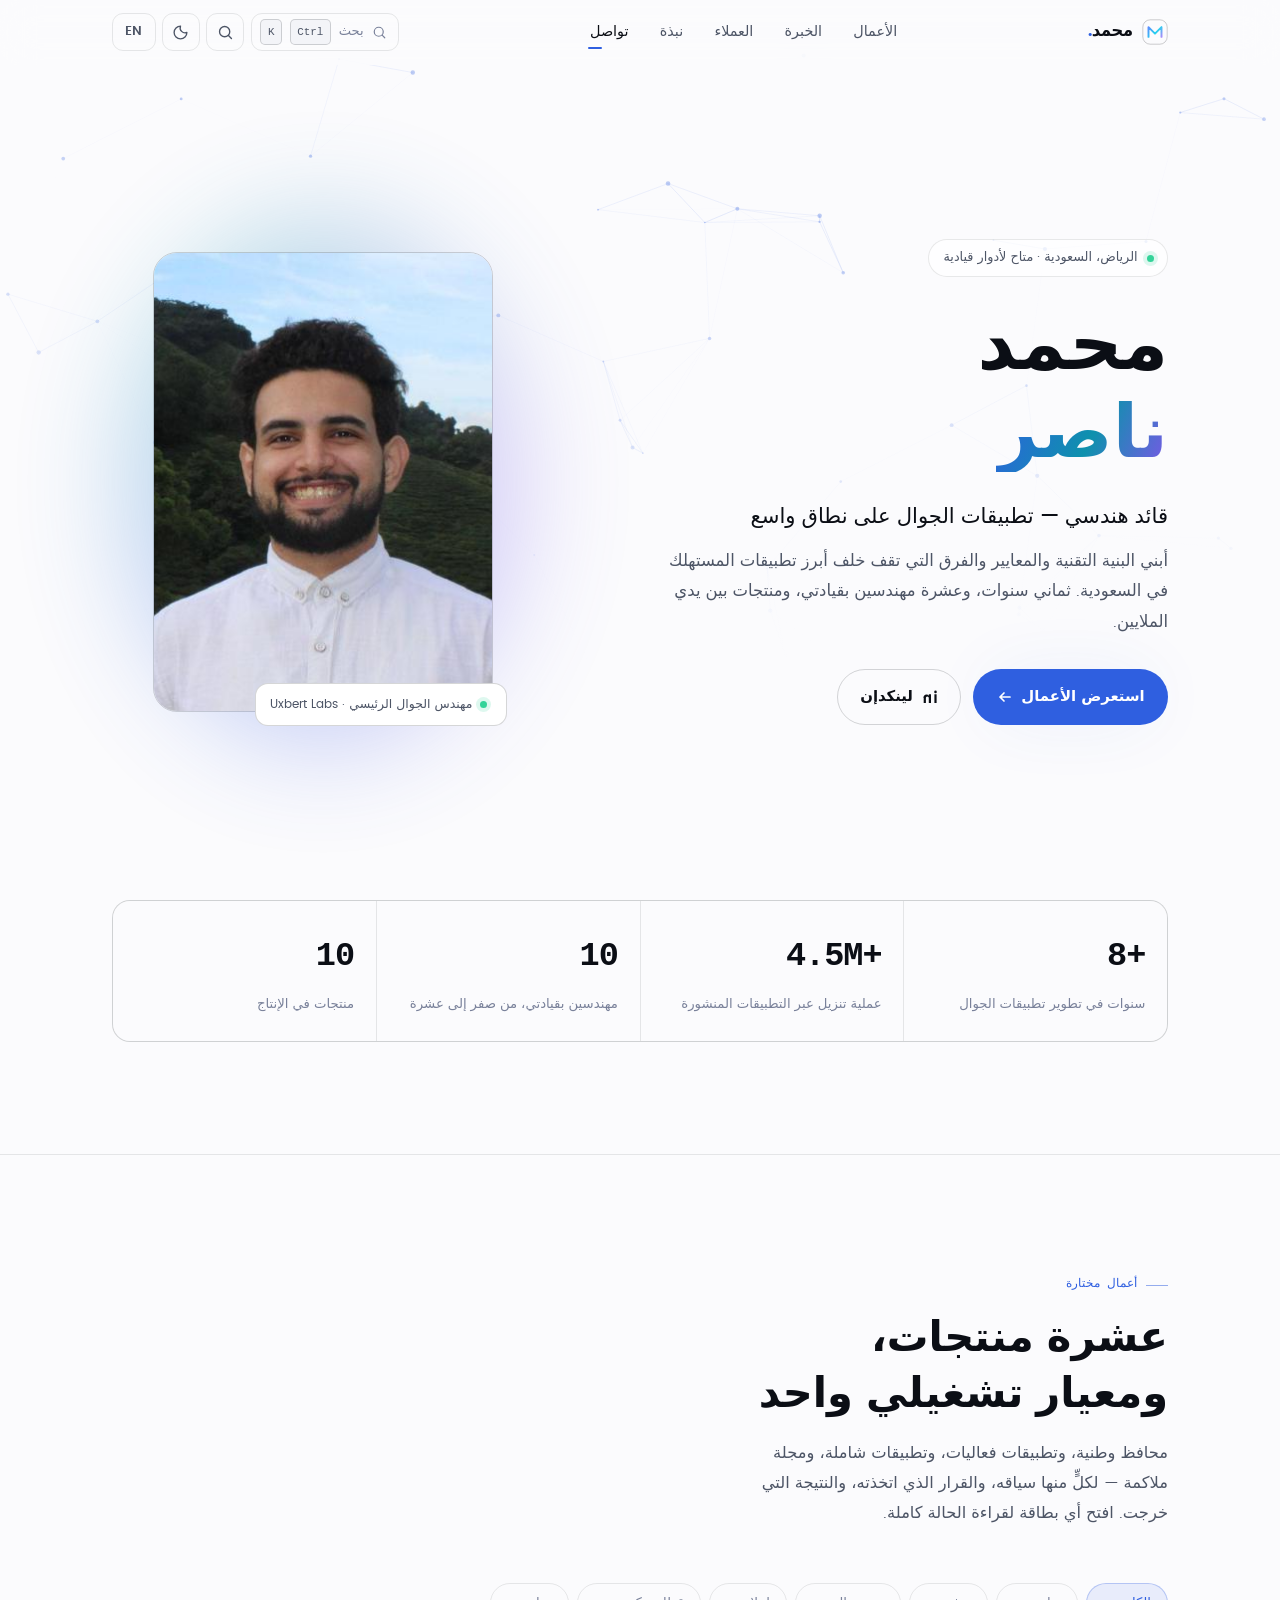
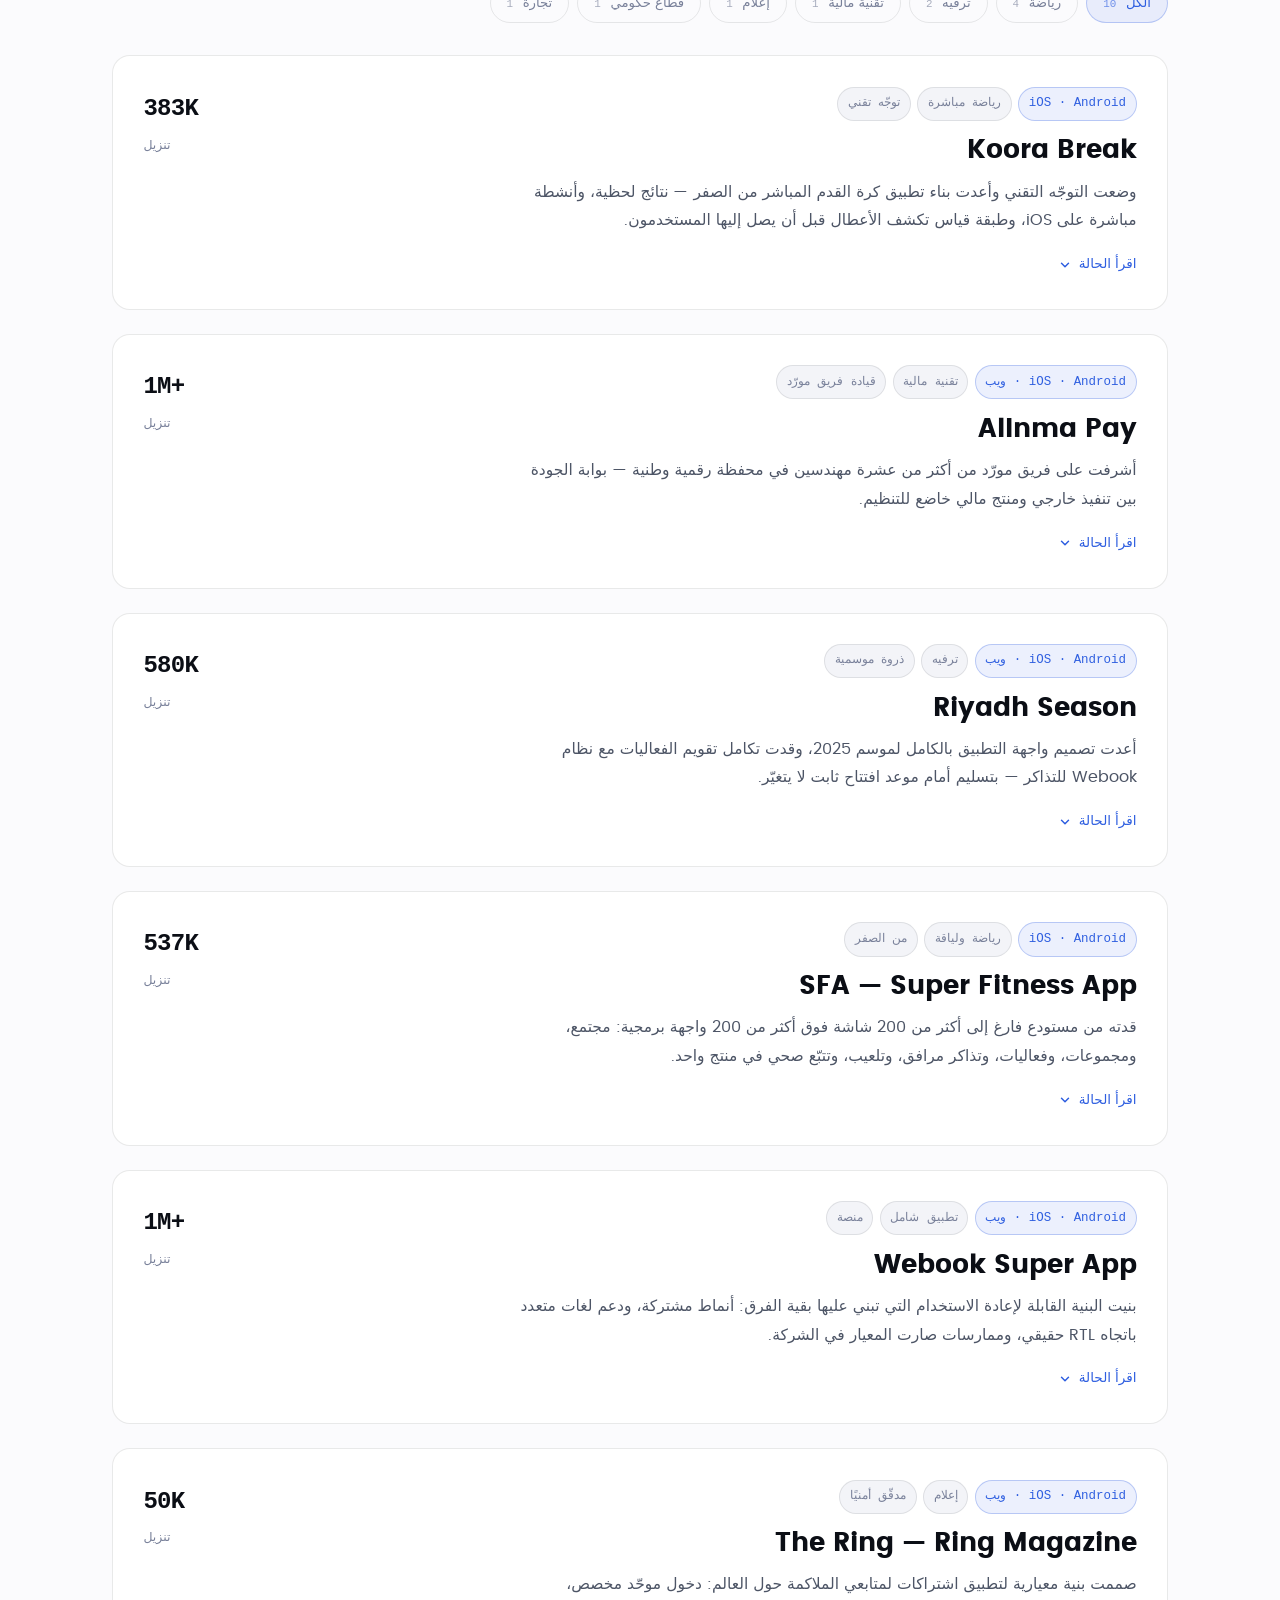
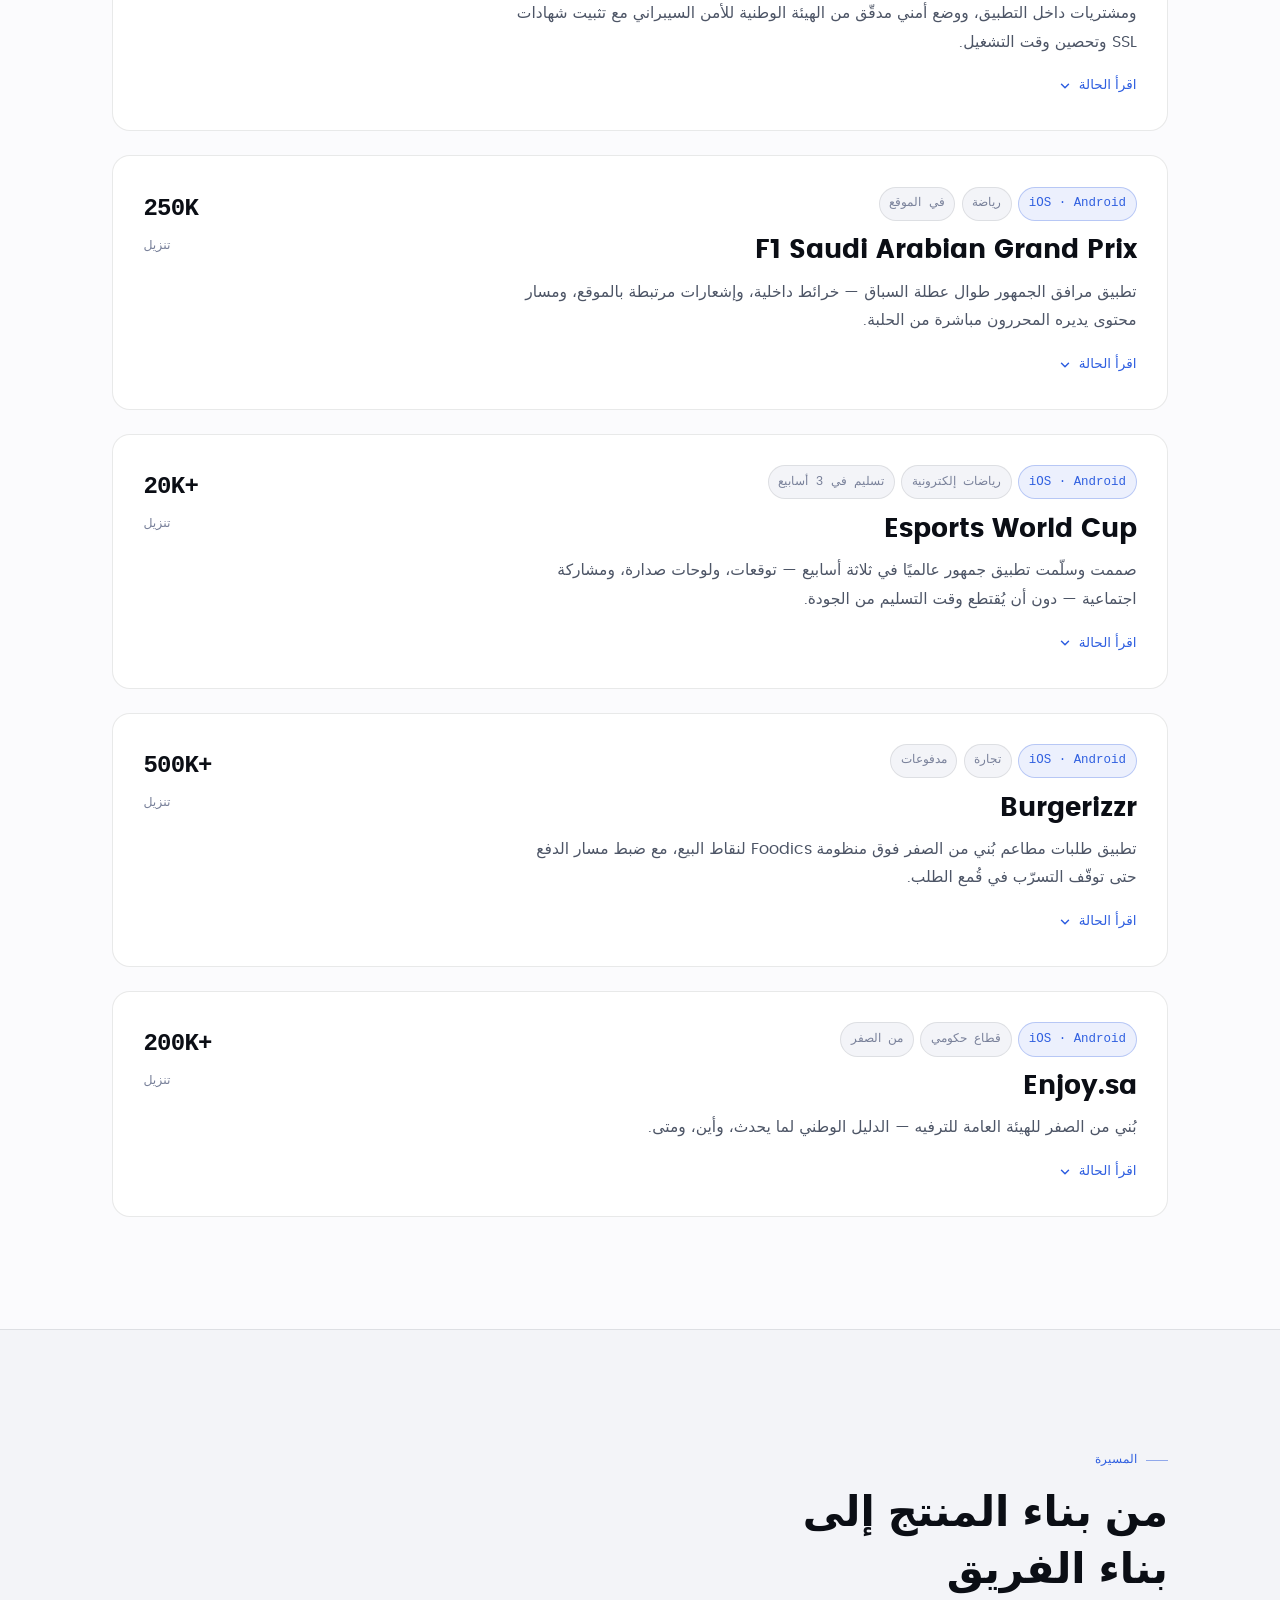
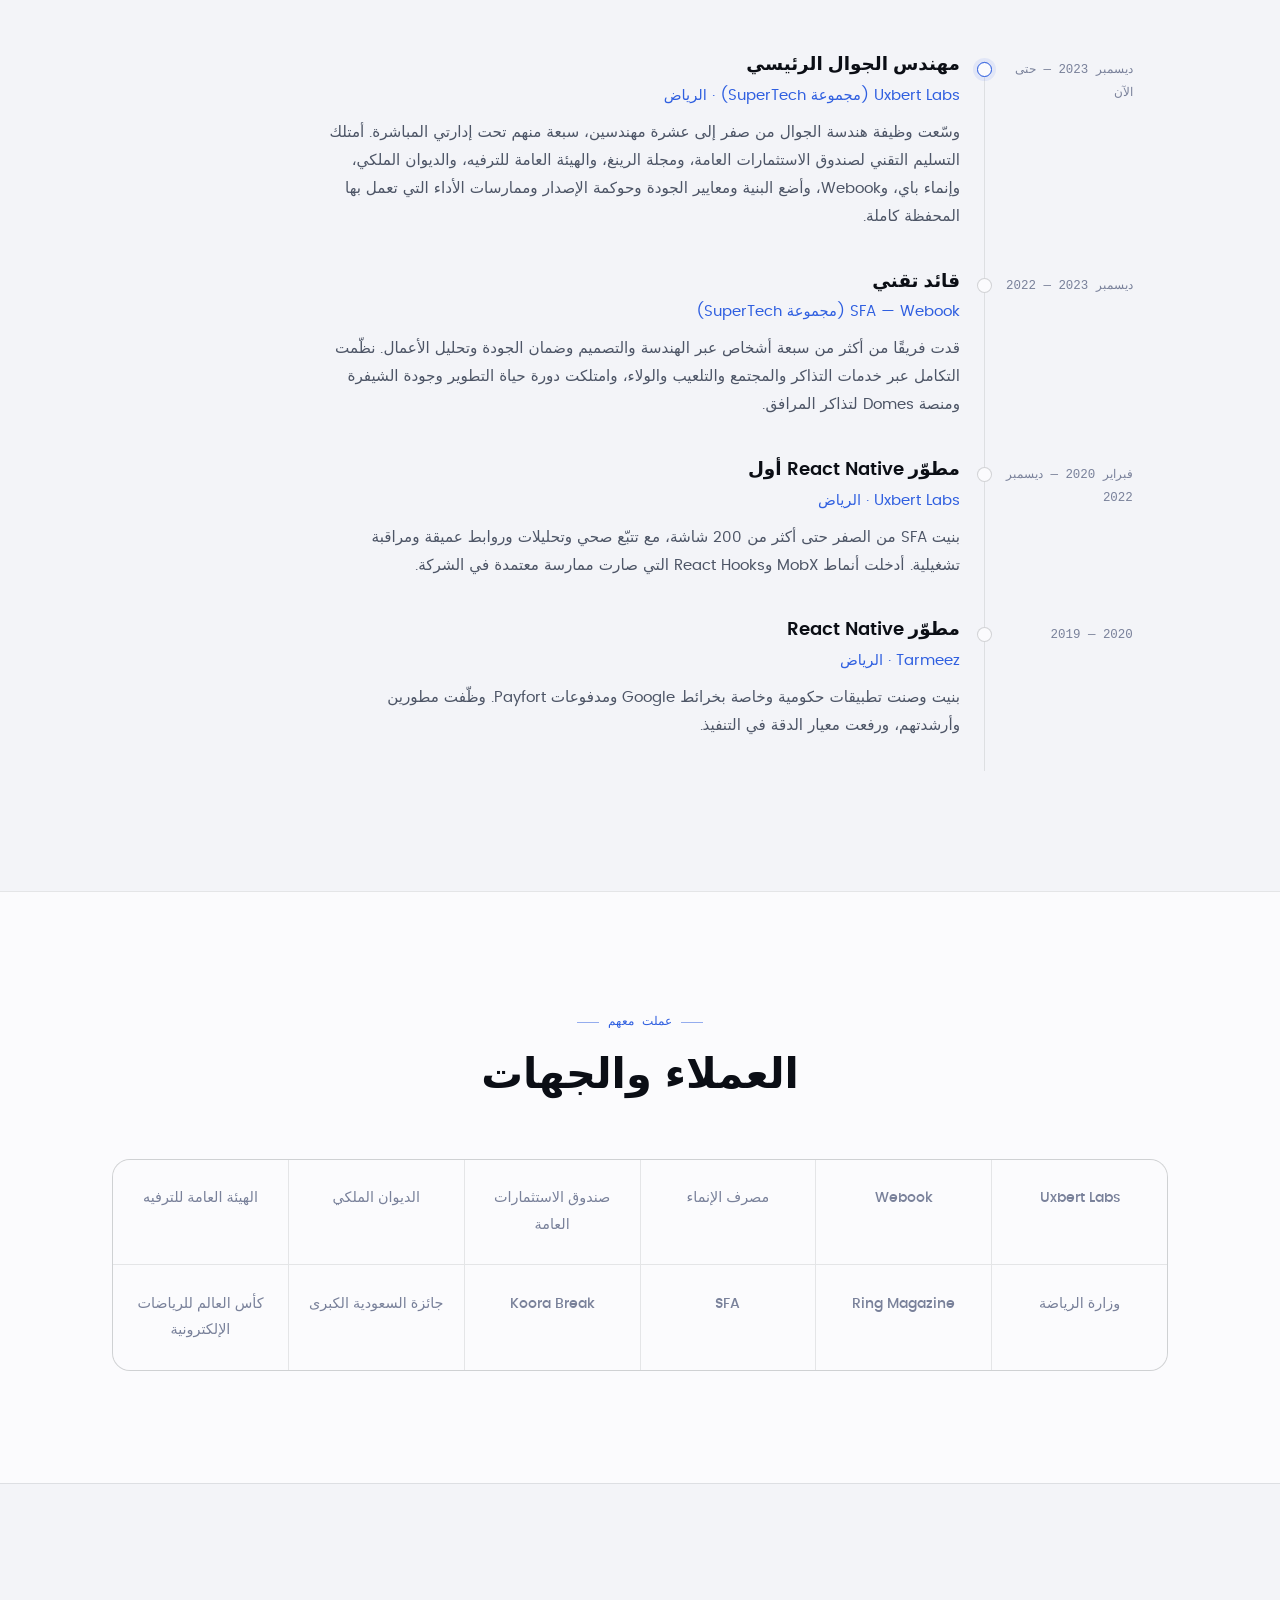
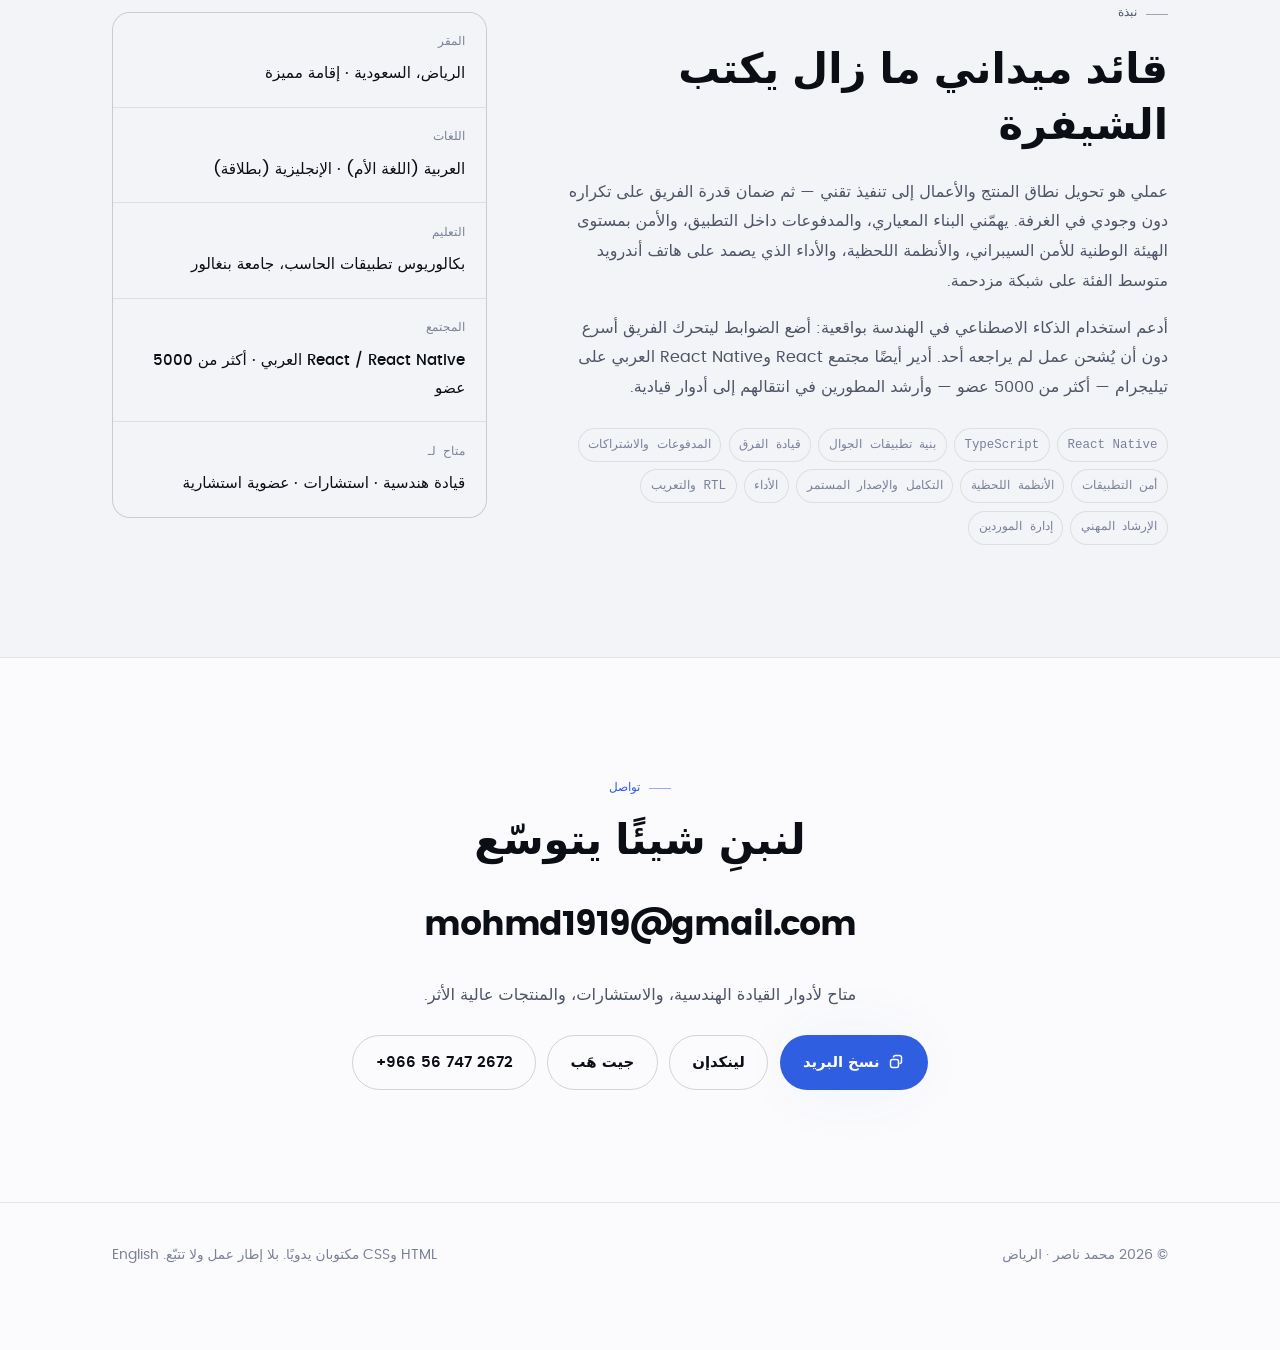
<file: indexAr.html>
<!DOCTYPE html>
<html lang="ar" dir="rtl">
<head>
<meta charset="utf-8">
<meta name="viewport" content="width=device-width,initial-scale=1,viewport-fit=cover">
<title>محمد ناصر — قائد هندسي، تطبيقات الجوال على نطاق واسع</title>
<meta name="description" content="مهندس الجوال الرئيسي في الرياض. ثماني سنوات في بناء أبرز تطبيقات المستهلك في السعودية — موسم الرياض، إنماء باي، سفا، جائزة السعودية الكبرى — بأكثر من 4.5 مليون تنزيل. بنية تقنية وقيادة فرق وتسليم.">
<meta name="author" content="محمد ناصر">
<meta name="theme-color" content="#07080c" media="(prefers-color-scheme:dark)">
<meta name="theme-color" content="#fbfbfd" media="(prefers-color-scheme:light)">
<link rel="canonical" href="https://mohmdalfaha.github.io/indexAr.html">
<link rel="alternate" hreflang="ar" href="https://mohmdalfaha.github.io/indexAr.html">
<link rel="alternate" hreflang="en" href="https://mohmdalfaha.github.io/">
<link rel="alternate" hreflang="x-default" href="https://mohmdalfaha.github.io/">

<meta property="og:type" content="profile">
<meta property="og:site_name" content="محمد ناصر">
<meta property="og:title" content="محمد ناصر — قائد هندسي، تطبيقات الجوال على نطاق واسع">
<meta property="og:description" content="ثماني سنوات في بناء أبرز تطبيقات المستهلك في السعودية بأكثر من 4.5 مليون تنزيل. بنية تقنية وقيادة فرق وتسليم.">
<meta property="og:url" content="https://mohmdalfaha.github.io/indexAr.html">
<meta property="og:image" content="https://mohmdalfaha.github.io/assets/img/og.png">
<meta property="og:image:width" content="1200">
<meta property="og:image:height" content="630">
<meta property="og:locale" content="ar_SA">
<meta property="og:locale:alternate" content="en_US">
<meta name="twitter:card" content="summary_large_image">
<meta name="twitter:title" content="محمد ناصر — قائد هندسي، تطبيقات الجوال على نطاق واسع">
<meta name="twitter:image" content="https://mohmdalfaha.github.io/assets/img/og.png">

<link rel="icon" href="assets/img/favicon.svg" type="image/svg+xml">
<link rel="apple-touch-icon" href="assets/img/portrait.jpg">
<link rel="stylesheet" href="assets/css/site.css">
<script>(function(){try{var t=localStorage.getItem('theme');if(!t)t=matchMedia('(prefers-color-scheme:light)').matches?'light':'dark';document.documentElement.setAttribute('data-theme',t);}catch(e){}})();</script>
<script defer src="assets/js/site.js"></script>
</head>
<body>
<a class="skip" href="#main">تخطَّ إلى المحتوى</a>
<div class="progress" aria-hidden="true"></div>

<nav class="nav" aria-label="التنقل الرئيسي">
  <div class="wrap nav__in">
    <a class="brand" href="#top" aria-label="محمد ناصر — الرئيسية">
      <svg class="brand__mark" viewBox="0 0 32 32" fill="none" aria-hidden="true">
        <rect x="1" y="1" width="30" height="30" rx="9" stroke="currentColor" stroke-opacity=".25"/>
        <path d="M8 22V10l8 8 8-8v12" stroke="url(#bg1)" stroke-width="2.4" stroke-linecap="round" stroke-linejoin="round"/>
        <defs><linearGradient id="bg1" x1="8" y1="10" x2="24" y2="22" gradientUnits="userSpaceOnUse">
          <stop stop-color="#5b8cff"/><stop offset=".55" stop-color="#22d3ee"/><stop offset="1" stop-color="#a78bfa"/>
        </linearGradient></defs>
      </svg>
      <span>محمد<span style="color:var(--accent)">.</span></span>
    </a>

    <div class="nav__links">
      <a class="nav__link" href="#work">الأعمال</a>
      <a class="nav__link" href="#experience">الخبرة</a>
      <a class="nav__link" href="#clients">العملاء</a>
      <a class="nav__link" href="#about">نبذة</a>
      <a class="nav__link" href="#contact">تواصل</a>
    </div>

    <div class="nav__tools">
      <button class="kbd-open" type="button" data-cmdk-open aria-haspopup="dialog" aria-controls="cmdk">
        <svg viewBox="0 0 20 20" fill="none" aria-hidden="true" style="width:15px;height:15px">
          <circle cx="9" cy="9" r="6" stroke="currentColor" stroke-width="1.6"/>
          <path d="m13.5 13.5 3.5 3.5" stroke="currentColor" stroke-width="1.6" stroke-linecap="round"/>
        </svg>
        بحث <kbd data-mod>Ctrl</kbd><kbd>K</kbd>
      </button>
      <button class="iconbtn" type="button" data-cmdk-open aria-haspopup="dialog" aria-controls="cmdk" aria-label="فتح لوحة الأوامر" style="display:inline-grid">
        <svg viewBox="0 0 20 20" fill="none" aria-hidden="true">
          <circle cx="9" cy="9" r="6" stroke="currentColor" stroke-width="1.6"/>
          <path d="m13.5 13.5 3.5 3.5" stroke="currentColor" stroke-width="1.6" stroke-linecap="round"/>
        </svg>
      </button>
      <button class="iconbtn" type="button" id="theme-toggle" aria-label="تبديل المظهر">
        <svg viewBox="0 0 20 20" fill="none" aria-hidden="true">
          <path d="M10 2.5a7.5 7.5 0 1 0 7.5 7.5A5.8 5.8 0 0 1 10 2.5Z" stroke="currentColor" stroke-width="1.6" stroke-linejoin="round"/>
        </svg>
      </button>
      <a class="iconbtn lang" href="index.html" hreflang="en" lang="en" aria-label="View this page in English">EN</a>
    </div>
  </div>
</nav>

<main id="main">

<header class="hero" id="top" data-cmdk-label="الرئيسية — أعلى الصفحة">
  <canvas class="hero__canvas" id="field" aria-hidden="true"></canvas>
  <div class="wrap hero__in">
    <div>
      <p class="status"><span class="dot" aria-hidden="true"></span> الرياض، السعودية · متاح لأدوار قيادية</p>
      <h1>محمد<br><span class="grad">ناصر</span></h1>
      <p class="hero__role">قائد هندسي — تطبيقات الجوال على نطاق واسع</p>
      <p class="hero__lede">أبني البنية التقنية والمعايير والفرق التي تقف خلف أبرز تطبيقات المستهلك في السعودية. ثماني سنوات، وعشرة مهندسين بقيادتي، ومنتجات بين يدي الملايين.</p>
      <div class="hero__cta">
        <a class="btn btn--primary" href="#work">
          استعرض الأعمال
          <svg viewBox="0 0 16 16" fill="none" aria-hidden="true"><path d="M3 8h10m-4-4 4 4-4 4" stroke="currentColor" stroke-width="1.7" stroke-linecap="round" stroke-linejoin="round"/></svg>
        </a>
        <a class="btn btn--ghost" href="https://linkedin.com/in/mohmdalfaha" target="_blank" rel="noopener">
          <svg viewBox="0 0 16 16" fill="currentColor" aria-hidden="true"><path d="M3.6 5.2H1.4V14h2.2V5.2ZM2.5 1.6a1.3 1.3 0 1 0 0 2.6 1.3 1.3 0 0 0 0-2.6ZM14.6 9.1c0-2.4-1.3-3.6-3-3.6a2.6 2.6 0 0 0-2.4 1.3V5.2H7V14h2.2V9.4c0-1.2.5-1.9 1.5-1.9s1.4.7 1.4 1.9V14h2.2V9.1Z"/></svg>
          لينكدإن
        </a>
      </div>
    </div>
    <div class="portrait">
      <div class="portrait__glow" aria-hidden="true"></div>
      <img src="assets/img/portrait.jpg" width="460" height="460" alt="صورة محمد ناصر" fetchpriority="high" decoding="async">
      <p class="portrait__tag"><span class="dot" aria-hidden="true"></span> مهندس الجوال الرئيسي · Uxbert Labs</p>
    </div>
  </div>
</header>

<section class="section" id="impact" aria-label="الأثر باختصار" style="border-block-start:0;padding-block-start:0">
  <div class="wrap">
    <ul class="metrics reveal" style="margin-block-start:0">
      <li class="metric"><p class="metric__n"><span data-count="8" data-suffix="+">8+</span></p><p class="metric__l">سنوات في تطوير تطبيقات الجوال</p></li>
      <li class="metric"><p class="metric__n"><span data-count="4.5" data-suffix="M+">4.5M+</span></p><p class="metric__l">عملية تنزيل عبر التطبيقات المنشورة</p></li>
      <li class="metric"><p class="metric__n"><span data-count="10" data-suffix="">10</span></p><p class="metric__l">مهندسين بقيادتي، من صفر إلى عشرة</p></li>
      <li class="metric"><p class="metric__n"><span data-count="10" data-suffix="">10</span></p><p class="metric__l">منتجات في الإنتاج</p></li>
    </ul>
  </div>
</section>

<section class="section" id="work">
  <div class="wrap">
    <div class="section__head reveal">
      <p class="eyebrow mono">أعمال مختارة</p>
      <h2 class="section__title">عشرة منتجات، ومعيار تشغيلي واحد</h2>
      <p class="section__sub">محافظ وطنية، وتطبيقات فعاليات، وتطبيقات شاملة، ومجلة ملاكمة — لكلٍّ منها سياقه، والقرار الذي اتخذته، والنتيجة التي خرجت. افتح أي بطاقة لقراءة الحالة كاملة.</p>
    </div>

    <div class="filters reveal" role="group" aria-label="تصفية المشاريع حسب القطاع">
      <button class="chip" type="button" data-filter="all" aria-pressed="true">الكل <span class="chip__n">10</span></button>
      <button class="chip" type="button" data-filter="sports" aria-pressed="false">رياضة <span class="chip__n">4</span></button>
      <button class="chip" type="button" data-filter="entertainment" aria-pressed="false">ترفيه <span class="chip__n">2</span></button>
      <button class="chip" type="button" data-filter="fintech" aria-pressed="false">تقنية مالية <span class="chip__n">1</span></button>
      <button class="chip" type="button" data-filter="media" aria-pressed="false">إعلام <span class="chip__n">1</span></button>
      <button class="chip" type="button" data-filter="public" aria-pressed="false">قطاع حكومي <span class="chip__n">1</span></button>
      <button class="chip" type="button" data-filter="commerce" aria-pressed="false">تجارة <span class="chip__n">1</span></button>
    </div>

    <div class="cases">

      <article class="case reveal" data-cats="sports">
        <button class="case__btn" type="button" aria-expanded="false" aria-controls="c-koora">
          <div>
            <div class="case__tags"><span class="tag tag--accent">iOS · Android</span><span class="tag">رياضة مباشرة</span><span class="tag">توجّه تقني</span></div>
            <h3 class="case__name">Koora Break</h3>
            <p class="case__blurb">وضعت التوجّه التقني وأعدت بناء تطبيق كرة القدم المباشر من الصفر — نتائج لحظية، وأنشطة مباشرة على iOS، وطبقة قياس تكشف الأعطال قبل أن يصل إليها المستخدمون.</p>
            <span class="case__more">اقرأ الحالة
              <svg viewBox="0 0 16 16" fill="none" aria-hidden="true"><path d="m4 6 4 4 4-4" stroke="currentColor" stroke-width="1.7" stroke-linecap="round" stroke-linejoin="round"/></svg>
            </span>
          </div>
          <p class="case__stat"><b>383K</b><span>تنزيل</span></p>
        </button>
        <div class="case__panel" id="c-koora"><div class="case__panelin"><div class="case__body">
          <div class="case__block"><h4>السياق</h4><p>منتج لنتائج كرة القدم بقاعدة شيفرة قديمة، بلا مراقبة تشغيلية، وبعملية إصدار لا تواكب جدول المباريات المباشر.</p></div>
          <div class="case__block"><h4>ما قمت به</h4><ul>
            <li>امتلكت التوجّه التقني وإعادة البناء من الصفر</li>
            <li>بنيت مسار النتائج اللحظية على Socket.io</li>
            <li>أطلقت أنشطة iOS المباشرة وواجهات الودجات</li>
            <li>أضفت الإشعارات وتقارير الأعطال وطبقة قياس كاملة</li>
          </ul></div>
          <div class="case__block"><h4>النتيجة</h4><p>‏383 ألف تنزيل، ونتائج مباشرة دقيقة إلى الثانية أثناء المباريات، ومسار لتحقيق الدخل عبر اشتراكات RevenueCat.</p></div>
          <div class="case__stack"><span class="tag">React Native</span><span class="tag">Redux + RTK Query</span><span class="tag">Socket.io</span><span class="tag">RevenueCat</span><span class="tag">Sentry</span></div>
        </div></div></div>
      </article>

      <article class="case reveal" data-cats="fintech">
        <button class="case__btn" type="button" aria-expanded="false" aria-controls="c-alinma">
          <div>
            <div class="case__tags"><span class="tag tag--accent">iOS · Android · ويب</span><span class="tag">تقنية مالية</span><span class="tag">قيادة فريق مورّد</span></div>
            <h3 class="case__name">AlInma Pay</h3>
            <p class="case__blurb">أشرفت على فريق مورّد من أكثر من عشرة مهندسين في محفظة رقمية وطنية — بوابة الجودة بين تنفيذ خارجي ومنتج مالي خاضع للتنظيم.</p>
            <span class="case__more">اقرأ الحالة
              <svg viewBox="0 0 16 16" fill="none" aria-hidden="true"><path d="m4 6 4 4 4-4" stroke="currentColor" stroke-width="1.7" stroke-linecap="round" stroke-linejoin="round"/></svg>
            </span>
          </div>
          <p class="case__stat"><b>1M+</b><span>تنزيل</span></p>
        </button>
        <div class="case__panel" id="c-alinma"><div class="case__panelin"><div class="case__body">
          <div class="case__block"><h4>السياق</h4><p>محفظة رقمية بدعم مصرفي ينفّذها مورّد خارجي، حيث يكون أي خلل حدثًا تنظيميًا لا مجرد بلاغ.</p></div>
          <div class="case__block"><h4>ما قمت به</h4><ul>
            <li>أشرفت على أكثر من عشرة مطورين لدى المورّد نيابةً عن العميل</li>
            <li>أدرت مراجعة الشيفرة ووضعت بوابات الجودة للإصدار</li>
            <li>أزلت العوائق التقنية عبر الجوال والويب</li>
            <li>تمسّكت بمتطلبات الأمن والامتثال</li>
          </ul></div>
          <div class="case__block"><h4>النتيجة</h4><p>محفظة تجاوزت مليون تنزيل، بعملية مراجعة يستطيع البنك الإشارة إليها أثناء التدقيق.</p></div>
          <div class="case__stack"><span class="tag">React Native</span><span class="tag">مدفوعات آمنة</span><span class="tag">مراجعة شيفرة على نطاق واسع</span><span class="tag">حوكمة الإصدار</span></div>
        </div></div></div>
      </article>

      <article class="case reveal" data-cats="entertainment">
        <button class="case__btn" type="button" aria-expanded="false" aria-controls="c-riyadh">
          <div>
            <div class="case__tags"><span class="tag tag--accent">iOS · Android · ويب</span><span class="tag">ترفيه</span><span class="tag">ذروة موسمية</span></div>
            <h3 class="case__name">Riyadh Season</h3>
            <p class="case__blurb">أعدت تصميم واجهة التطبيق بالكامل لموسم 2025، وقدت تكامل تقويم الفعاليات مع نظام Webook للتذاكر — بتسليم أمام موعد افتتاح ثابت لا يتغيّر.</p>
            <span class="case__more">اقرأ الحالة
              <svg viewBox="0 0 16 16" fill="none" aria-hidden="true"><path d="m4 6 4 4 4-4" stroke="currentColor" stroke-width="1.7" stroke-linecap="round" stroke-linejoin="round"/></svg>
            </span>
          </div>
          <p class="case__stat"><b>580K</b><span>تنزيل</span></p>
        </button>
        <div class="case__panel" id="c-riyadh"><div class="case__panelin"><div class="case__body">
          <div class="case__block"><h4>السياق</h4><p>التطبيق الرئيسي لأكبر موسم ترفيهي في السعودية، بحركة زوار تصل دفعة واحدة ليلة الافتتاح.</p></div>
          <div class="case__block"><h4>ما قمت به</h4><ul>
            <li>قدت إعادة تصميم الواجهة بالكامل لموسم 2025</li>
            <li>صممت تكامل تقويم الفعاليات مع Webook</li>
            <li>خططت جدول الإصدارات وفق تقويم الموسم</li>
          </ul></div>
          <div class="case__block"><h4>النتيجة</h4><p>‏580 ألف تنزيل، وتقويم بقي متزامنًا مع نظام التذاكر خلال ذروة الموسم.</p></div>
          <div class="case__stack"><span class="tag">React Native</span><span class="tag">MobX</span><span class="tag">تكامل Webook</span><span class="tag">RTL وتعدد اللغات</span></div>
        </div></div></div>
      </article>

      <article class="case reveal" data-cats="sports">
        <button class="case__btn" type="button" aria-expanded="false" aria-controls="c-sfa">
          <div>
            <div class="case__tags"><span class="tag tag--accent">iOS · Android</span><span class="tag">رياضة ولياقة</span><span class="tag">من الصفر</span></div>
            <h3 class="case__name">SFA — Super Fitness App</h3>
            <p class="case__blurb">قدته من مستودع فارغ إلى أكثر من 200 شاشة فوق أكثر من 200 واجهة برمجية: مجتمع، ومجموعات، وفعاليات، وتذاكر مرافق، وتلعيب، وتتبّع صحي في منتج واحد.</p>
            <span class="case__more">اقرأ الحالة
              <svg viewBox="0 0 16 16" fill="none" aria-hidden="true"><path d="m4 6 4 4 4-4" stroke="currentColor" stroke-width="1.7" stroke-linecap="round" stroke-linejoin="round"/></svg>
            </span>
          </div>
          <p class="case__stat"><b>537K</b><span>تنزيل</span></p>
        </button>
        <div class="case__panel" id="c-sfa"><div class="case__panelin"><div class="case__body">
          <div class="case__block"><h4>السياق</h4><p>منصة لياقة وطنية لوزارة الرياضة، تمتد عبر عدة خدمات مصغّرة لم يسبق أن استهلكها عميل واحد.</p></div>
          <div class="case__block"><h4>ما قمت به</h4><ul>
            <li>بنيت التطبيق من الصفر وقدت أكثر من 7 مهندسين ومصممين ومختبري جودة ومحللي أعمال</li>
            <li>نظّمت التكامل عبر خدمات التذاكر والمجتمع والتلعيب والولاء</li>
            <li>دمجت HealthKit وGoogle Fit لتتبّع النشاط</li>
            <li>امتلكت تكامل منصة Domes لتذاكر المرافق من طرف إلى طرف</li>
          </ul></div>
          <div class="case__block"><h4>النتيجة</h4><p>‏537 ألف تنزيل، وأكثر من 200 شاشة في الإنتاج، وبنية واصل الفريق التوسّع عليها بعد الإطلاق.</p></div>
          <div class="case__stack"><span class="tag">React Native</span><span class="tag">MobX</span><span class="tag">HealthKit</span><span class="tag">Google Fit</span><span class="tag">روابط عميقة</span></div>
        </div></div></div>
      </article>

      <article class="case reveal" data-cats="entertainment">
        <button class="case__btn" type="button" aria-expanded="false" aria-controls="c-webook">
          <div>
            <div class="case__tags"><span class="tag tag--accent">iOS · Android · ويب</span><span class="tag">تطبيق شامل</span><span class="tag">منصة</span></div>
            <h3 class="case__name">Webook Super App</h3>
            <p class="case__blurb">بنيت البنية القابلة لإعادة الاستخدام التي تبني عليها بقية الفرق: أنماط مشتركة، ودعم لغات متعدد باتجاه RTL حقيقي، وممارسات صارت المعيار في الشركة.</p>
            <span class="case__more">اقرأ الحالة
              <svg viewBox="0 0 16 16" fill="none" aria-hidden="true"><path d="m4 6 4 4 4-4" stroke="currentColor" stroke-width="1.7" stroke-linecap="round" stroke-linejoin="round"/></svg>
            </span>
          </div>
          <p class="case__stat"><b>1M+</b><span>تنزيل</span></p>
        </button>
        <div class="case__panel" id="c-webook"><div class="case__panelin"><div class="case__body">
          <div class="case__block"><h4>السياق</h4><p>المنصة التي تقف خلف جزء كبير من تذاكر الترفيه في السعودية، وتبني عليها عدة فرق منتج في الوقت نفسه.</p></div>
          <div class="case__block"><h4>ما قمت به</h4><ul>
            <li>صممت بنية قابلة لإعادة الاستخدام على مستوى الشركة وحدّدت حدود الوحدات</li>
            <li>نفّذت دعم اللغات المتعددة باتجاه RTL كامل</li>
            <li>أرسيت أنماط MobX ومعايير المراجعة</li>
          </ul></div>
          <div class="case__block"><h4>النتيجة</h4><p>تجاوز مليون تنزيل، مع منتجات جديدة تبدأ من أساس مشترك بدل ملف فارغ.</p></div>
          <div class="case__stack"><span class="tag">React Native</span><span class="tag">MobX</span><span class="tag">نظام تصميم</span><span class="tag">RTL وتعدد اللغات</span></div>
        </div></div></div>
      </article>

      <article class="case reveal" data-cats="media">
        <button class="case__btn" type="button" aria-expanded="false" aria-controls="c-ring">
          <div>
            <div class="case__tags"><span class="tag tag--accent">iOS · Android · ويب</span><span class="tag">إعلام</span><span class="tag">مدقّق أمنيًا</span></div>
            <h3 class="case__name">The Ring — Ring Magazine</h3>
            <p class="case__blurb">صممت بنية معيارية لتطبيق اشتراكات لمتابعي الملاكمة حول العالم: دخول موحّد مخصص، ومشتريات داخل التطبيق، ووضع أمني مدقّق من الهيئة الوطنية للأمن السيبراني مع تثبيت شهادات SSL وتحصين وقت التشغيل.</p>
            <span class="case__more">اقرأ الحالة
              <svg viewBox="0 0 16 16" fill="none" aria-hidden="true"><path d="m4 6 4 4 4-4" stroke="currentColor" stroke-width="1.7" stroke-linecap="round" stroke-linejoin="round"/></svg>
            </span>
          </div>
          <p class="case__stat"><b>50K</b><span>تنزيل</span></p>
        </button>
        <div class="case__panel" id="c-ring"><div class="case__panelin"><div class="case__body">
          <div class="case__block"><h4>السياق</h4><p>مجلة ملاكمة عمرها قرن تعيد الإطلاق كمنتج رقمي مدفوع لجمهور عالمي، تحت مراجعة أمنية من الهيئة الوطنية للأمن السيبراني.</p></div>
          <div class="case__block"><h4>ما قمت به</h4><ul>
            <li>صممت البنية المعيارية ونموذج المحتوى على Strapi</li>
            <li>بنيت دخولًا موحّدًا مخصصًا واشتراكات RevenueCat وStripe</li>
            <li>حصّنت التطبيق بتثبيت شهادات SSL وحماية Talsec أثناء التشغيل</li>
            <li>اجتزت بالتطبيق التدقيق الأمني للهيئة الوطنية للأمن السيبراني</li>
          </ul></div>
          <div class="case__block"><h4>النتيجة</h4><p>اجتاز التدقيق، وأُطلق بلغات متعددة لجمهور عالمي، مع اشتراكات فعّالة على المتجرين.</p></div>
          <div class="case__stack"><span class="tag">React Native</span><span class="tag">Talsec</span><span class="tag">RevenueCat</span><span class="tag">Stripe</span><span class="tag">Strapi</span><span class="tag">تثبيت SSL</span></div>
        </div></div></div>
      </article>

      <article class="case reveal" data-cats="sports">
        <button class="case__btn" type="button" aria-expanded="false" aria-controls="c-f1">
          <div>
            <div class="case__tags"><span class="tag tag--accent">iOS · Android</span><span class="tag">رياضة</span><span class="tag">في الموقع</span></div>
            <h3 class="case__name">F1 Saudi Arabian Grand Prix</h3>
            <p class="case__blurb">تطبيق مرافق الجمهور طوال عطلة السباق — خرائط داخلية، وإشعارات مرتبطة بالموقع، ومسار محتوى يديره المحررون مباشرة من الحلبة.</p>
            <span class="case__more">اقرأ الحالة
              <svg viewBox="0 0 16 16" fill="none" aria-hidden="true"><path d="m4 6 4 4 4-4" stroke="currentColor" stroke-width="1.7" stroke-linecap="round" stroke-linejoin="round"/></svg>
            </span>
          </div>
          <p class="case__stat"><b>250K</b><span>تنزيل</span></p>
        </button>
        <div class="case__panel" id="c-f1"><div class="case__panelin"><div class="case__body">
          <div class="case__block"><h4>السياق</h4><p>حدث من ثلاثة أيام يصل فيه الجمهور كله دفعة واحدة، على شبكات مزدحمة، داخل الحلبة.</p></div>
          <div class="case__block"><h4>ما قمت به</h4><ul>
            <li>بنيت تطبيق الجمهور على مسار محتوى يعمل بـ Contentful</li>
            <li>دمجت خرائط Situm الداخلية والتوجيه بالموقع</li>
            <li>أطلقت إشعارات مخصصة موجّهة حسب الشرائح</li>
            <li>قِست المسار بالكامل عبر Mixpanel</li>
          </ul></div>
          <div class="case__block"><h4>النتيجة</h4><p>‏250 ألف تنزيل، وتطبيق حدّثه المحررون أثناء عطلة السباق دون إصدار جديد.</p></div>
          <div class="case__stack"><span class="tag">React Native</span><span class="tag">GraphQL</span><span class="tag">Contentful</span><span class="tag">Situm</span><span class="tag">Mixpanel</span></div>
        </div></div></div>
      </article>

      <article class="case reveal" data-cats="sports">
        <button class="case__btn" type="button" aria-expanded="false" aria-controls="c-ewc">
          <div>
            <div class="case__tags"><span class="tag tag--accent">iOS · Android</span><span class="tag">رياضات إلكترونية</span><span class="tag">تسليم في 3 أسابيع</span></div>
            <h3 class="case__name">Esports World Cup</h3>
            <p class="case__blurb">صممت وسلّمت تطبيق جمهور عالميًا في ثلاثة أسابيع — توقعات، ولوحات صدارة، ومشاركة اجتماعية — دون أن يُقتطع وقت التسليم من الجودة.</p>
            <span class="case__more">اقرأ الحالة
              <svg viewBox="0 0 16 16" fill="none" aria-hidden="true"><path d="m4 6 4 4 4-4" stroke="currentColor" stroke-width="1.7" stroke-linecap="round" stroke-linejoin="round"/></svg>
            </span>
          </div>
          <p class="case__stat"><b>20K+</b><span>تنزيل</span></p>
        </button>
        <div class="case__panel" id="c-ewc"><div class="case__panelin"><div class="case__body">
          <div class="case__block"><h4>السياق</h4><p>موعد بطولة لا يقبل التأجيل، وثلاثة أسابيع بين الفكرة والإطلاق.</p></div>
          <div class="case__block"><h4>ما قمت به</h4><ul>
            <li>قلّصت النطاق إلى نواة التوقعات ولوحات الصدارة ودافعت عنه</li>
            <li>أعدت استخدام بنية المنصة المشتركة بدل البدء من الصفر</li>
            <li>أطلقت المشاركة الاجتماعية لتشغيل حلقة الانتشار</li>
          </ul></div>
          <div class="case__block"><h4>النتيجة</h4><p>جاهز مع انطلاق البطولة بأكثر من 20 ألف تنزيل، على أساس هو ما جعل هذا الجدول ممكنًا.</p></div>
          <div class="case__stack"><span class="tag">React Native</span><span class="tag">MobX</span><span class="tag">Firebase</span></div>
        </div></div></div>
      </article>

      <article class="case reveal" data-cats="commerce">
        <button class="case__btn" type="button" aria-expanded="false" aria-controls="c-burger">
          <div>
            <div class="case__tags"><span class="tag tag--accent">iOS · Android</span><span class="tag">تجارة</span><span class="tag">مدفوعات</span></div>
            <h3 class="case__name">Burgerizzr</h3>
            <p class="case__blurb">تطبيق طلبات مطاعم بُني من الصفر فوق منظومة Foodics لنقاط البيع، مع ضبط مسار الدفع حتى توقّف التسرّب في قُمع الطلب.</p>
            <span class="case__more">اقرأ الحالة
              <svg viewBox="0 0 16 16" fill="none" aria-hidden="true"><path d="m4 6 4 4 4-4" stroke="currentColor" stroke-width="1.7" stroke-linecap="round" stroke-linejoin="round"/></svg>
            </span>
          </div>
          <p class="case__stat"><b>500K+</b><span>تنزيل</span></p>
        </button>
        <div class="case__panel" id="c-burger"><div class="case__panelin"><div class="case__body">
          <div class="case__block"><h4>السياق</h4><p>سلسلة وجبات سريعة وطنية تنقل الطلب من الكاشير والتطبيقات الوسيطة إلى تطبيقها الخاص.</p></div>
          <div class="case__block"><h4>ما قمت به</h4><ul>
            <li>بنيت التطبيق من الصفر مقابل واجهات Foodics البرمجية</li>
            <li>دمجت مزوّدي الدفع المحليين من طرف إلى طرف</li>
            <li>أعدت تصميم تجربة الطلب لتقصير المسار إلى الدفع</li>
          </ul></div>
          <div class="case__block"><h4>النتيجة</h4><p>أكثر من 500 ألف تنزيل على قناة طلب تملكها السلسلة نفسها.</p></div>
          <div class="case__stack"><span class="tag">React Native</span><span class="tag">Foodics</span><span class="tag">مدفوعات</span></div>
        </div></div></div>
      </article>

      <article class="case reveal" data-cats="public">
        <button class="case__btn" type="button" aria-expanded="false" aria-controls="c-enjoy">
          <div>
            <div class="case__tags"><span class="tag tag--accent">iOS · Android</span><span class="tag">قطاع حكومي</span><span class="tag">من الصفر</span></div>
            <h3 class="case__name">Enjoy.sa</h3>
            <p class="case__blurb">بُني من الصفر للهيئة العامة للترفيه — الدليل الوطني لما يحدث، وأين، ومتى.</p>
            <span class="case__more">اقرأ الحالة
              <svg viewBox="0 0 16 16" fill="none" aria-hidden="true"><path d="m4 6 4 4 4-4" stroke="currentColor" stroke-width="1.7" stroke-linecap="round" stroke-linejoin="round"/></svg>
            </span>
          </div>
          <p class="case__stat"><b>200K+</b><span>تنزيل</span></p>
        </button>
        <div class="case__panel" id="c-enjoy"><div class="case__panelin"><div class="case__body">
          <div class="case__block"><h4>السياق</h4><p>هيئة ترفيه حكومية تحتاج واجهة عامة واحدة للفعاليات في أنحاء المملكة.</p></div>
          <div class="case__block"><h4>ما قمت به</h4><ul>
            <li>بنيت التطبيق من الصفر للهيئة العامة للترفيه</li>
            <li>قدّمت واجهة عربية أولًا باتجاه RTL كامل</li>
            <li>استوفيت متطلبات المراجعة الحكومية ومعايير الوصولية</li>
          </ul></div>
          <div class="case__block"><h4>النتيجة</h4><p>أكثر من 200 ألف تنزيل على القناة الوطنية للفعاليات.</p></div>
          <div class="case__stack"><span class="tag">React Native</span><span class="tag">RTL وتعدد اللغات</span><span class="tag">تسليم حكومي</span></div>
        </div></div></div>
      </article>

      <p class="empty" id="cases-empty" hidden>لا توجد مشاريع في هذا القطاع بعد.</p>
    </div>
  </div>
</section>

<section class="section section--sunken" id="experience">
  <div class="wrap">
    <div class="section__head reveal">
      <p class="eyebrow mono">المسيرة</p>
      <h2 class="section__title">من بناء المنتج إلى بناء الفريق</h2>
    </div>
    <div class="timeline">
      <article class="job reveal">
        <p class="job__when">ديسمبر 2023 — حتى الآن</p>
        <div>
          <h3 class="job__title">مهندس الجوال الرئيسي</h3>
          <p class="job__org">Uxbert Labs (مجموعة SuperTech) · الرياض</p>
          <p class="job__desc">وسّعت وظيفة هندسة الجوال من صفر إلى عشرة مهندسين، سبعة منهم تحت إدارتي المباشرة. أمتلك التسليم التقني لصندوق الاستثمارات العامة، ومجلة الرينغ، والهيئة العامة للترفيه، والديوان الملكي، وإنماء باي، وWebook، وأضع البنية ومعايير الجودة وحوكمة الإصدار وممارسات الأداء التي تعمل بها المحفظة كاملة.</p>
        </div>
      </article>
      <article class="job reveal">
        <p class="job__when">2022 — ديسمبر 2023</p>
        <div>
          <h3 class="job__title">قائد تقني</h3>
          <p class="job__org">SFA — Webook (مجموعة SuperTech)</p>
          <p class="job__desc">قدت فريقًا من أكثر من سبعة أشخاص عبر الهندسة والتصميم وضمان الجودة وتحليل الأعمال. نظّمت التكامل عبر خدمات التذاكر والمجتمع والتلعيب والولاء، وامتلكت دورة حياة التطوير وجودة الشيفرة ومنصة Domes لتذاكر المرافق.</p>
        </div>
      </article>
      <article class="job reveal">
        <p class="job__when">فبراير 2020 — ديسمبر 2022</p>
        <div>
          <h3 class="job__title">مطوّر React Native أول</h3>
          <p class="job__org">Uxbert Labs · الرياض</p>
          <p class="job__desc">بنيت SFA من الصفر حتى أكثر من 200 شاشة، مع تتبّع صحي وتحليلات وروابط عميقة ومراقبة تشغيلية. أدخلت أنماط MobX وReact Hooks التي صارت ممارسة معتمدة في الشركة.</p>
        </div>
      </article>
      <article class="job reveal">
        <p class="job__when">2019 — 2020</p>
        <div>
          <h3 class="job__title">مطوّر React Native</h3>
          <p class="job__org">Tarmeez · الرياض</p>
          <p class="job__desc">بنيت وصنت تطبيقات حكومية وخاصة بخرائط Google ومدفوعات Payfort. وظّفت مطورين وأرشدتهم، ورفعت معيار الدقة في التنفيذ.</p>
        </div>
      </article>
    </div>
  </div>
</section>

<section class="section" id="clients">
  <div class="wrap">
    <div class="section__head section__head--center reveal">
      <p class="eyebrow mono">عملت معهم</p>
      <h2 class="section__title">العملاء والجهات</h2>
    </div>
    <ul class="clients reveal">
      <li class="client">Uxbert Labs</li>
      <li class="client">Webook</li>
      <li class="client">مصرف الإنماء</li>
      <li class="client">صندوق الاستثمارات العامة</li>
      <li class="client">الديوان الملكي</li>
      <li class="client">الهيئة العامة للترفيه</li>
      <li class="client">وزارة الرياضة</li>
      <li class="client">Ring Magazine</li>
      <li class="client">SFA</li>
      <li class="client">Koora Break</li>
      <li class="client">جائزة السعودية الكبرى</li>
      <li class="client">كأس العالم للرياضات الإلكترونية</li>
    </ul>
  </div>
</section>

<section class="section section--sunken" id="about">
  <div class="wrap about">
    <div class="reveal">
      <p class="eyebrow mono">نبذة</p>
      <h2 class="section__title" style="margin-block-end:1.4rem">قائد ميداني ما زال يكتب الشيفرة</h2>
      <p>عملي هو تحويل نطاق المنتج والأعمال إلى تنفيذ تقني — ثم ضمان قدرة الفريق على تكراره دون وجودي في الغرفة. يهمّني البناء المعياري، والمدفوعات داخل التطبيق، والأمن بمستوى الهيئة الوطنية للأمن السيبراني، والأنظمة اللحظية، والأداء الذي يصمد على هاتف أندرويد متوسط الفئة على شبكة مزدحمة.</p>
      <p>أدعم استخدام الذكاء الاصطناعي في الهندسة بواقعية: أضع الضوابط ليتحرك الفريق أسرع دون أن يُشحن عمل لم يراجعه أحد. أدير أيضًا مجتمع React وReact Native العربي على تيليجرام — أكثر من 5000 عضو — وأرشد المطورين في انتقالهم إلى أدوار قيادية.</p>
      <div class="skills">
        <span class="tag">React Native</span><span class="tag">TypeScript</span><span class="tag">بنية تطبيقات الجوال</span>
        <span class="tag">قيادة الفرق</span><span class="tag">المدفوعات والاشتراكات</span><span class="tag">أمن التطبيقات</span>
        <span class="tag">الأنظمة اللحظية</span><span class="tag">التكامل والإصدار المستمر</span><span class="tag">الأداء</span>
        <span class="tag">RTL والتعريب</span><span class="tag">الإرشاد المهني</span><span class="tag">إدارة الموردين</span>
      </div>
    </div>
    <dl class="facts reveal">
      <div class="fact"><dt>المقر</dt><dd>الرياض، السعودية · إقامة مميزة</dd></div>
      <div class="fact"><dt>اللغات</dt><dd>العربية (اللغة الأم) · الإنجليزية (بطلاقة)</dd></div>
      <div class="fact"><dt>التعليم</dt><dd>بكالوريوس تطبيقات الحاسب، جامعة بنغالور</dd></div>
      <div class="fact"><dt>المجتمع</dt><dd>React / React Native العربي · أكثر من 5000 عضو</dd></div>
      <div class="fact"><dt>متاح لـ</dt><dd>قيادة هندسية · استشارات · عضوية استشارية</dd></div>
    </dl>
  </div>
</section>

<section class="section" id="contact">
  <div class="wrap contact reveal">
    <p class="eyebrow mono" style="justify-content:center">تواصل</p>
    <h2 class="section__title">لنبنِ شيئًا يتوسّع</h2>
    <a class="contact__mail" href="mailto:mohmd1919@gmail.com">mohmd1919@gmail.com</a>
    <p class="section__sub" style="margin:0">متاح لأدوار القيادة الهندسية، والاستشارات، والمنتجات عالية الأثر.</p>
    <div class="contact__links">
      <button class="btn btn--primary" type="button" data-copy-email>
        <svg viewBox="0 0 16 16" fill="none" aria-hidden="true"><rect x="5.5" y="5.5" width="8" height="8" rx="2" stroke="currentColor" stroke-width="1.5"/><path d="M10.5 3.5a2 2 0 0 0-2-2h-4a2 2 0 0 0-2 2v4a2 2 0 0 0 2 2" stroke="currentColor" stroke-width="1.5"/></svg>
        نسخ البريد
      </button>
      <a class="btn btn--ghost" href="https://linkedin.com/in/mohmdalfaha" target="_blank" rel="noopener">لينكدإن</a>
      <a class="btn btn--ghost" href="https://github.com/mohmdalfaha" target="_blank" rel="noopener">جيت هَب</a>
      <a class="btn btn--ghost" href="tel:+966567472672" dir="ltr">+966 56 747 2672</a>
    </div>
  </div>
</section>

</main>

<footer class="footer">
  <div class="wrap footer__in">
    <p>© <span id="year">2026</span> محمد ناصر · الرياض</p>
    <p>‏HTML وCSS مكتوبان يدويًا. بلا إطار عمل ولا تتبّع. <a href="index.html" hreflang="en" lang="en">English</a></p>
  </div>
</footer>

<div class="cmdk" id="cmdk" role="dialog" aria-modal="true" aria-label="لوحة الأوامر" aria-hidden="true">
  <div class="cmdk__box">
    <div class="cmdk__field">
      <svg viewBox="0 0 20 20" fill="none" aria-hidden="true"><circle cx="9" cy="9" r="6" stroke="currentColor" stroke-width="1.6"/><path d="m13.5 13.5 3.5 3.5" stroke="currentColor" stroke-width="1.6" stroke-linecap="round"/></svg>
      <input class="cmdk__input" id="cmdk-input" type="text" placeholder="انتقل إلى مشروع أو قسم أو إجراء…" autocomplete="off" spellcheck="false"
             role="combobox" aria-expanded="true" aria-controls="cmdk-list" aria-autocomplete="list">
    </div>
    <ul class="cmdk__list" id="cmdk-list" role="listbox" aria-label="النتائج"></ul>
    <div class="cmdk__foot">
      <span><kbd>↑</kbd><kbd>↓</kbd> تنقّل</span><span><kbd>↵</kbd> اختيار</span><span><kbd>esc</kbd> إغلاق</span>
    </div>
  </div>
</div>

<div class="toast" id="toast" role="status" aria-live="polite"></div>

<script type="application/ld+json">
{
  "@context":"https://schema.org",
  "@type":"Person",
  "name":"محمد ناصر",
  "alternateName":"Mohammed Nasser",
  "url":"https://mohmdalfaha.github.io/indexAr.html",
  "image":"https://mohmdalfaha.github.io/assets/img/portrait.jpg",
  "jobTitle":"مهندس الجوال الرئيسي",
  "email":"mailto:mohmd1919@gmail.com",
  "telephone":"+966567472672",
  "address":{"@type":"PostalAddress","addressLocality":"الرياض","addressCountry":"SA"},
  "worksFor":{"@type":"Organization","name":"Uxbert Labs"},
  "alumniOf":{"@type":"CollegeOrUniversity","name":"Bangalore University"},
  "knowsLanguage":["ar","en"],
  "sameAs":["https://linkedin.com/in/mohmdalfaha","https://github.com/mohmdalfaha"]
}
</script>
</body>
</html>
</file>
<file: assets/css/site.css>
/* ==========================================================================
   Mohammed Nasser — portfolio
   Hand-written CSS. No framework, no runtime compiler, no third-party CDN.
   Layout uses logical properties throughout so index.html (LTR) and
   indexAr.html (RTL) share this one file without overrides.
   ========================================================================== */

/* --- Fonts ---------------------------------------------------------------- */
@font-face{font-family:Poppins;src:url(../fonts/poppins-light.woff2) format('woff2');font-weight:300;font-style:normal;font-display:swap}
@font-face{font-family:Poppins;src:url(../fonts/poppins-regular.woff2) format('woff2');font-weight:400;font-style:normal;font-display:swap}
@font-face{font-family:Poppins;src:url(../fonts/poppins-medium.woff2) format('woff2');font-weight:500;font-style:normal;font-display:swap}
@font-face{font-family:Poppins;src:url(../fonts/poppins-semibold.woff2) format('woff2');font-weight:600;font-style:normal;font-display:swap}
@font-face{font-family:Poppins;src:url(../fonts/poppins-bold.woff2) format('woff2');font-weight:700;font-style:normal;font-display:swap}

/* --- Tokens --------------------------------------------------------------- */
:root{
  color-scheme:dark;
  --bg:#07080c;
  --bg-elev:#0d0f17;
  --bg-sunken:#04050880;
  --panel:#0e1119;
  --line:rgba(255,255,255,.075);
  --line-strong:rgba(255,255,255,.14);
  --ink:#eef1f7;
  --ink-2:#a8b0c2;
  --ink-3:#6f7891;
  --accent:#5b8cff;
  --accent-soft:rgba(91,140,255,.13);
  --accent-line:rgba(91,140,255,.32);
  --cyan:#22d3ee;
  --violet:#a78bfa;
  --on-accent:#06070b;
  --grid:rgba(255,255,255,.028);
  --shadow:0 24px 60px -28px rgba(0,0,0,.85);
  --glow:0 0 70px -18px rgba(91,140,255,.42);

  --font:Poppins,ui-sans-serif,system-ui,-apple-system,'Segoe UI',sans-serif;
  --mono:ui-monospace,SFMono-Regular,'SF Mono',Menlo,Consolas,monospace;
  --font-ar:'SF Arabic','Noto Kufi Arabic','Noto Sans Arabic','Segoe UI',Tahoma,'Geeza Pro',Poppins,system-ui,sans-serif;
  --wrap:1120px;
  --pad:clamp(1.15rem,4vw,2rem);
  --gap:clamp(1rem,2.2vw,1.5rem);
  --radius:18px;
  --ease:cubic-bezier(.22,.61,.36,1);
}
:root[data-theme=light]{
  color-scheme:light;
  --bg:#fbfbfd;
  --bg-elev:#fff;
  --bg-sunken:#f3f4f8;
  --panel:#fff;
  --line:rgba(9,12,20,.09);
  --line-strong:rgba(9,12,20,.17);
  --ink:#0b0e15;
  --ink-2:#4d5566;
  --ink-3:#79819a;
  --accent:#2f5fe0;
  --accent-soft:rgba(47,95,224,.09);
  --accent-line:rgba(47,95,224,.28);
  --cyan:#0e91ad;
  --violet:#7c56e8;
  --on-accent:#fff;
  --grid:rgba(9,12,20,.032);
  --shadow:0 22px 50px -30px rgba(15,23,42,.35);
  --glow:0 0 70px -22px rgba(47,95,224,.3);
}

/* --- Base ----------------------------------------------------------------- */
*,*::before,*::after{box-sizing:border-box}
html{-webkit-text-size-adjust:100%}
html:focus-within{scroll-behavior:smooth}
body{
  margin:0;
  background:var(--bg);
  color:var(--ink);
  font:400 16px/1.65 var(--font);
  letter-spacing:-.011em;
  overflow-x:hidden;
  -webkit-font-smoothing:antialiased;
  text-rendering:optimizeLegibility;
}
h1,h2,h3,h4{margin:0;line-height:1.1;letter-spacing:-.03em;font-weight:600}
p{margin:0}
a{color:inherit;text-decoration:none}
img{max-width:100%;display:block}
ul{margin:0;padding:0;list-style:none}
button{font:inherit;color:inherit;background:none;border:0;cursor:pointer}
:focus-visible{outline:2px solid var(--accent);outline-offset:3px;border-radius:6px}
::selection{background:var(--accent);color:var(--on-accent)}

.wrap{width:100%;max-width:var(--wrap);margin-inline:auto;padding-inline:var(--pad)}
.mono{font-family:var(--mono);font-size:.72rem;letter-spacing:.16em;text-transform:uppercase}
.skip{position:fixed;inset-block-start:-100px;inset-inline-start:1rem;z-index:200;padding:.7rem 1.1rem;
  background:var(--accent);color:var(--on-accent);border-radius:0 0 10px 10px;font-weight:600;transition:.2s}
.skip:focus{inset-block-start:0}

/* --- Scroll progress ------------------------------------------------------ */
.progress{position:fixed;inset-block-start:0;inset-inline-start:0;height:2px;width:100%;z-index:90;
  transform:scaleX(var(--p,0));transform-origin:left;
  background:linear-gradient(90deg,var(--accent),var(--cyan),var(--violet));pointer-events:none}
[dir=rtl] .progress{transform-origin:right}

/* --- Nav ------------------------------------------------------------------ */
.nav{position:fixed;inset-block-start:0;inset-inline:0;z-index:80;
  background:color-mix(in srgb,var(--bg) 78%,transparent);
  backdrop-filter:blur(18px) saturate(160%);-webkit-backdrop-filter:blur(18px) saturate(160%);
  border-block-end:1px solid transparent;transition:border-color .3s,background .3s}
.nav[data-stuck]{border-block-end-color:var(--line)}
.nav__in{display:flex;align-items:center;justify-content:space-between;gap:1rem;height:64px}
.brand{display:inline-flex;align-items:center;gap:.6rem;font-weight:700;letter-spacing:-.04em;font-size:1.05rem}
.brand__mark{width:26px;height:26px;flex:none}
.nav__links{display:none;align-items:center;gap:.35rem}
@media(min-width:900px){.nav__links{display:flex}}
.nav__link{position:relative;padding:.5rem .8rem;border-radius:999px;font-size:.9rem;color:var(--ink-2);
  transition:color .2s,background .2s}
.nav__link:hover{color:var(--ink);background:var(--bg-sunken)}
.nav__link[aria-current=true]{color:var(--ink)}
.nav__link[aria-current=true]::after{content:'';position:absolute;inset-block-end:.28rem;inset-inline-start:50%;
  translate:-50% 0;width:14px;height:2px;border-radius:2px;background:var(--accent)}
.nav__tools{display:flex;align-items:center;gap:.4rem}
.iconbtn{display:inline-grid;place-items:center;width:38px;height:38px;border-radius:11px;
  border:1px solid var(--line);color:var(--ink-2);transition:.2s var(--ease)}
.iconbtn:hover{color:var(--ink);border-color:var(--line-strong);background:var(--bg-sunken)}
.iconbtn svg{width:17px;height:17px}
.kbd-open{display:none;align-items:center;gap:.5rem;height:38px;padding-inline:.7rem .55rem;border-radius:11px;
  border:1px solid var(--line);color:var(--ink-3);font-size:.82rem;transition:.2s var(--ease)}
.kbd-open:hover{color:var(--ink);border-color:var(--line-strong);background:var(--bg-sunken)}
@media(min-width:720px){.kbd-open{display:inline-flex}}
kbd{font-family:var(--mono);font-size:.68rem;padding:.15rem .4rem;border-radius:5px;
  border:1px solid var(--line-strong);background:var(--bg-sunken);color:var(--ink-2)}
.lang{font-size:.8rem;font-weight:600;letter-spacing:.02em;padding-inline:.75rem;width:auto}

/* --- Sections ------------------------------------------------------------- */
section[id],header[id]{scroll-margin-block-start:5rem}
.section{padding-block:clamp(4rem,9vw,7rem);border-block-start:1px solid var(--line);position:relative}
.section--sunken{background:var(--bg-sunken)}
.section__head{max-width:44ch;margin-block-end:clamp(2.2rem,5vw,3.4rem)}
.section__head--center{margin-inline:auto;text-align:center}
.eyebrow{display:inline-flex;align-items:center;gap:.55rem;color:var(--accent);margin-block-end:.9rem}
.eyebrow::before{content:'';width:22px;height:1px;background:currentColor;opacity:.5}
.section__head--center .eyebrow::after{content:'';width:22px;height:1px;background:currentColor;opacity:.5}
.section__title{font-size:clamp(1.75rem,4.2vw,2.6rem);font-weight:700}
.section__sub{margin-block-start:.9rem;color:var(--ink-2);font-size:1.02rem}

/* --- Hero ----------------------------------------------------------------- */
.hero{position:relative;min-height:100svh;display:flex;align-items:center;padding-block:7rem 3rem;overflow:hidden}
.hero__canvas{position:absolute;inset:0;width:100%;height:100%;z-index:0;opacity:.62}
.hero::after{content:'';position:absolute;inset:0;z-index:1;pointer-events:none;
  background:
    radial-gradient(120% 80% at 50% 0%,transparent 35%,var(--bg) 92%),
    linear-gradient(to bottom,transparent 60%,var(--bg) 100%)}
.hero__in{position:relative;z-index:2;display:grid;gap:clamp(2.5rem,6vw,4rem);align-items:center}
@media(min-width:940px){.hero__in{grid-template-columns:1.15fr .85fr}}
.status{display:inline-flex;align-items:center;gap:.6rem;padding:.4rem .9rem .4rem .55rem;border-radius:999px;
  border:1px solid var(--line);background:color-mix(in srgb,var(--panel) 70%,transparent);
  color:var(--ink-2);font-size:.8rem;margin-block-end:1.6rem}
[dir=rtl] .status{padding:.4rem .55rem .4rem .9rem}
.dot{width:7px;height:7px;border-radius:50%;background:#34d399;box-shadow:0 0 0 4px rgba(52,211,153,.16);flex:none;margin-inline-start:.25rem}
.hero h1{font-size:clamp(2.6rem,8vw,4.6rem);font-weight:700;letter-spacing:-.045em}
.grad{background:linear-gradient(115deg,var(--accent),var(--cyan) 55%,var(--violet));
  -webkit-background-clip:text;background-clip:text;color:transparent}
.hero__role{margin-block:1.1rem .6rem;font-size:clamp(1.05rem,2.4vw,1.32rem);font-weight:500;color:var(--ink)}
.hero__lede{max-width:52ch;color:var(--ink-2);font-size:1.03rem}
.hero__cta{display:flex;flex-wrap:wrap;gap:.75rem;margin-block-start:2rem}
.btn{display:inline-flex;align-items:center;gap:.55rem;padding:.82rem 1.4rem;border-radius:999px;
  font-weight:600;font-size:.93rem;border:1px solid transparent;transition:.25s var(--ease)}
.btn svg{width:16px;height:16px}
.btn--primary{background:var(--accent);color:var(--on-accent);box-shadow:var(--glow)}
.btn--primary:hover{filter:brightness(1.1);transform:translateY(-2px)}
.btn--ghost{border-color:var(--line-strong);color:var(--ink)}
.btn--ghost:hover{background:var(--bg-sunken);border-color:var(--accent-line);transform:translateY(-2px)}

.portrait{position:relative;justify-self:center;width:min(340px,72vw)}
@media(max-width:600px){.portrait{width:min(260px,62vw)}
  .hero{min-height:auto;padding-block:6.5rem 3.5rem}}
.portrait__glow{position:absolute;inset:-7%;border-radius:50%;z-index:0;filter:blur(58px);opacity:.42;
  background:conic-gradient(from 210deg,var(--accent),var(--cyan),var(--violet),var(--accent))}
.portrait img{position:relative;z-index:1;width:100%;aspect-ratio:1;object-fit:cover;border-radius:24px;
  border:1px solid var(--line-strong)}
.portrait__tag{position:absolute;z-index:2;inset-block-end:-14px;inset-inline-start:-14px;
  padding:.55rem .9rem;border-radius:13px;background:var(--panel);border:1px solid var(--line-strong);
  box-shadow:var(--shadow);color:var(--ink-2);font-size:.78rem;display:flex;align-items:center;gap:.5rem}

:root[data-theme=light] .portrait__glow{opacity:.3}

/* --- Metric strip --------------------------------------------------------- */
.metrics{display:grid;grid-template-columns:repeat(2,1fr);gap:1px;background:var(--line);
  border:1px solid var(--line);border-radius:var(--radius);overflow:hidden;margin-block-start:clamp(3rem,7vw,4.5rem)}
@media(min-width:760px){.metrics{grid-template-columns:repeat(4,1fr)}}
.metric{background:var(--bg);padding:1.5rem 1.35rem;transition:background .3s}
.metric:hover{background:var(--bg-elev)}
.metric__n{font-family:var(--mono);font-size:clamp(1.6rem,4vw,2.1rem);font-weight:600;letter-spacing:-.03em;
  font-variant-numeric:tabular-nums}
.metric__l{color:var(--ink-3);font-size:.83rem;margin-block-start:.3rem}

/* --- Filters -------------------------------------------------------------- */
.filters{display:flex;flex-wrap:wrap;gap:.5rem;margin-block-end:2rem}
.chip{padding:.45rem 1rem;border-radius:999px;border:1px solid var(--line);color:var(--ink-3);
  font-size:.83rem;font-weight:500;transition:.22s var(--ease)}
.chip:hover{color:var(--ink);border-color:var(--line-strong)}
.chip[aria-pressed=true]{background:var(--accent-soft);border-color:var(--accent-line);color:var(--accent)}
.chip__n{font-family:var(--mono);font-size:.68rem;opacity:.65;margin-inline-start:.35rem}

/* --- Case studies --------------------------------------------------------- */
.cases{display:grid;gap:var(--gap)}
.case{border:1px solid var(--line);border-radius:var(--radius);background:var(--panel);overflow:hidden;
  transition:border-color .3s var(--ease),transform .3s var(--ease),box-shadow .3s var(--ease)}
.case:hover{border-color:var(--accent-line);transform:translateY(-3px);box-shadow:var(--shadow)}
.case[hidden]{display:none}
.case__btn{display:grid;width:100%;gap:1rem 1.5rem;padding:clamp(1.3rem,3vw,1.9rem);text-align:start;align-items:start}
@media(min-width:780px){.case__btn{grid-template-columns:1fr auto}}
.case__tags{display:flex;flex-wrap:wrap;gap:.4rem;margin-block-end:.85rem}
.tag{font-family:var(--mono);font-size:.63rem;letter-spacing:.12em;text-transform:uppercase;
  padding:.28rem .6rem;border-radius:999px;background:var(--bg-sunken);border:1px solid var(--line);color:var(--ink-3)}
.tag--accent{background:var(--accent-soft);border-color:var(--accent-line);color:var(--accent)}
.case__name{font-size:clamp(1.25rem,3vw,1.6rem);font-weight:700;transition:color .25s}
.case:hover .case__name{color:var(--accent)}
.case__blurb{margin-block-start:.6rem;color:var(--ink-2);max-width:62ch;font-size:.97rem}
.case__stat{display:flex;flex-direction:column;gap:.15rem}
@media(min-width:780px){.case__stat{align-items:flex-end;text-align:end}}
.case__stat b{font-family:var(--mono);font-size:1.5rem;font-weight:600;letter-spacing:-.03em;font-variant-numeric:tabular-nums}
.case__stat span{color:var(--ink-3);font-size:.78rem}
.case__more{display:inline-flex;align-items:center;gap:.4rem;margin-block-start:1rem;color:var(--accent);
  font-size:.85rem;font-weight:500}
.case__more svg{width:14px;height:14px;transition:transform .3s var(--ease)}
.case__btn[aria-expanded=true] .case__more svg{transform:rotate(180deg)}
.case__panel{display:grid;grid-template-rows:0fr;transition:grid-template-rows .4s var(--ease)}
.case__panel[data-open]{grid-template-rows:1fr}
.case__panelin{overflow:hidden}
.case__body{padding:0 clamp(1.3rem,3vw,1.9rem) clamp(1.3rem,3vw,1.9rem);border-block-start:1px solid var(--line);
  margin-block-start:.25rem;padding-block-start:1.5rem;display:grid;gap:1.5rem}
@media(min-width:780px){.case__body{grid-template-columns:repeat(3,1fr)}}
.case__block h4{font-family:var(--mono);font-size:.68rem;letter-spacing:.15em;text-transform:uppercase;
  color:var(--ink-3);margin-block-end:.6rem;font-weight:500}
.case__block p{color:var(--ink-2);font-size:.92rem}
.case__block li{color:var(--ink-2);font-size:.92rem;padding-inline-start:1rem;position:relative;margin-block-end:.35rem}
.case__block li::before{content:'';position:absolute;inset-inline-start:0;inset-block-start:.62em;
  width:5px;height:5px;border-radius:50%;background:var(--accent);opacity:.7}
.case__stack{grid-column:1/-1;display:flex;flex-wrap:wrap;gap:.4rem;padding-block-start:.5rem;
  border-block-start:1px solid var(--line)}
.empty{padding:3rem 1rem;text-align:center;color:var(--ink-3)}

/* --- Timeline ------------------------------------------------------------- */
.timeline{position:relative;display:grid;gap:0}
.timeline::before{content:'';position:absolute;inset-block:.5rem;inset-inline-start:7px;width:1px;background:var(--line)}
@media(min-width:820px){.timeline::before{inset-inline-start:calc(clamp(8rem,16vw,11rem) + 7px)}}
.job{position:relative;display:grid;gap:.35rem 2rem;padding-inline-start:2.2rem;padding-block:0 2.4rem}
@media(min-width:820px){.job{grid-template-columns:clamp(8rem,16vw,11rem) 1fr;padding-inline-start:0}
  .job__when{text-align:end;padding-inline-end:2.2rem}}
.job::before{content:'';position:absolute;inset-block-start:.55rem;inset-inline-start:0;width:15px;height:15px;
  border-radius:50%;background:var(--bg);border:1px solid var(--line-strong);z-index:1;
  transition:border-color .3s,box-shadow .3s}
@media(min-width:820px){.job::before{inset-inline-start:clamp(8rem,16vw,11rem)}}
.job:first-child::before{border-color:var(--accent);box-shadow:0 0 0 4px var(--accent-soft)}
.job:first-child::after{content:'';position:absolute;inset-block-start:.55rem;inset-inline-start:0;width:15px;height:15px;
  border-radius:50%;background:var(--accent);opacity:.35;animation:ping 2.4s var(--ease) infinite}
@media(min-width:820px){.job:first-child::after{inset-inline-start:clamp(8rem,16vw,11rem)}}
@keyframes ping{0%{transform:scale(1);opacity:.35}70%,100%{transform:scale(2.1);opacity:0}}
.job__when{color:var(--ink-3);font-family:var(--mono);font-size:.72rem;letter-spacing:.08em;padding-block-start:.35rem}
.job__title{font-size:1.15rem;font-weight:600}
.job__org{color:var(--accent);font-size:.92rem;margin-block:.25rem .6rem}
.job__desc{color:var(--ink-2);font-size:.95rem;max-width:64ch}

/* --- Clients -------------------------------------------------------------- */
.clients{display:grid;grid-template-columns:repeat(auto-fill,minmax(150px,1fr));gap:1px;background:var(--line);
  border:1px solid var(--line);border-radius:var(--radius);overflow:hidden}
.client{background:var(--bg);padding:1.6rem .9rem;text-align:center;color:var(--ink-3);font-size:.9rem;
  font-weight:500;transition:.28s var(--ease)}
.client:hover{background:var(--bg-elev);color:var(--ink)}
.section--sunken .client{background:var(--bg-sunken)}
.section--sunken .client:hover{background:var(--bg-elev)}

/* --- About ---------------------------------------------------------------- */
.about{display:grid;gap:clamp(2rem,5vw,3.5rem)}
@media(min-width:900px){.about{grid-template-columns:1.25fr .75fr;align-items:start}}
.about p{color:var(--ink-2);margin-block-end:1.1rem;max-width:60ch}
.skills{display:flex;flex-wrap:wrap;gap:.45rem;margin-block-start:1.6rem}
.facts{display:grid;gap:1px;background:var(--line);border:1px solid var(--line);border-radius:var(--radius);overflow:hidden}
.fact{background:var(--bg);padding:1.15rem 1.3rem}
.section--sunken .fact{background:var(--bg-sunken)}
.fact dt{color:var(--ink-3);font-family:var(--mono);font-size:.66rem;letter-spacing:.14em;text-transform:uppercase}
.fact dd{margin:.4rem 0 0;font-weight:500;font-size:.95rem}

/* --- Contact -------------------------------------------------------------- */
.contact{text-align:center;max-width:640px;margin-inline:auto}
.contact__mail{display:inline-block;font-size:clamp(1.3rem,4.5vw,2.1rem);font-weight:700;letter-spacing:-.035em;
  margin-block:1.5rem;background-image:linear-gradient(var(--accent),var(--accent));background-repeat:no-repeat;
  background-position:0 100%;background-size:0 2px;transition:background-size .4s var(--ease),color .3s}
.contact__mail:hover{background-size:100% 2px;color:var(--accent)}
[dir=rtl] .contact__mail{background-position:100% 100%}
.contact__links{display:flex;flex-wrap:wrap;gap:.7rem;justify-content:center;margin-block-start:1.5rem}

/* --- Footer --------------------------------------------------------------- */
.footer{border-block-start:1px solid var(--line);padding-block:2.5rem;color:var(--ink-3);font-size:.85rem}
.footer__in{display:flex;flex-wrap:wrap;gap:1rem;align-items:center;justify-content:space-between}
.footer a:hover{color:var(--ink)}

/* --- Command palette ------------------------------------------------------ */
.cmdk{position:fixed;inset:0;z-index:150;display:grid;place-items:start center;padding:12vh 1rem 1rem;
  background:rgba(4,5,9,.66);backdrop-filter:blur(6px);-webkit-backdrop-filter:blur(6px);
  opacity:0;visibility:hidden;transition:opacity .22s,visibility .22s}
.cmdk[data-open]{opacity:1;visibility:visible}
.cmdk__box{width:min(560px,100%);background:var(--bg-elev);border:1px solid var(--line-strong);
  border-radius:16px;box-shadow:0 40px 90px -30px rgba(0,0,0,.7);overflow:hidden;
  transform:translateY(-10px) scale(.985);transition:transform .22s var(--ease)}
.cmdk[data-open] .cmdk__box{transform:none}
.cmdk__field{display:flex;align-items:center;gap:.7rem;padding:.95rem 1.1rem;border-block-end:1px solid var(--line)}
.cmdk__field svg{width:17px;height:17px;color:var(--ink-3);flex:none}
.cmdk__input{flex:1;background:none;border:0;outline:0;color:var(--ink);font:400 .98rem var(--font)}
.cmdk__input::placeholder{color:var(--ink-3)}
.cmdk__list{max-height:min(46vh,380px);overflow-y:auto;padding:.4rem;scrollbar-width:thin}
.cmdk__item{display:flex;align-items:center;gap:.8rem;width:100%;padding:.65rem .8rem;border-radius:10px;
  text-align:start;font-size:.92rem;transition:background .15s}
.cmdk__item[data-active]{background:var(--accent-soft);color:var(--accent)}
.cmdk__ico{display:grid;place-items:center;width:26px;height:26px;border-radius:7px;background:var(--bg-sunken);
  border:1px solid var(--line);flex:none;font-family:var(--mono);font-size:.62rem;color:var(--ink-3)}
.cmdk__item[data-active] .cmdk__ico{border-color:var(--accent-line);color:var(--accent)}
.cmdk__kind{margin-inline-start:auto;font-family:var(--mono);font-size:.62rem;letter-spacing:.1em;
  text-transform:uppercase;color:var(--ink-3)}
.cmdk__foot{display:flex;gap:1rem;padding:.6rem 1.1rem;border-block-start:1px solid var(--line);
  color:var(--ink-3);font-size:.74rem}
.cmdk__foot span{display:flex;align-items:center;gap:.35rem}

/* --- Toast ---------------------------------------------------------------- */
.toast{position:fixed;inset-block-end:1.5rem;inset-inline-start:50%;translate:-50% 0;z-index:160;
  padding:.7rem 1.2rem;border-radius:999px;background:var(--bg-elev);border:1px solid var(--line-strong);
  box-shadow:var(--shadow);font-size:.88rem;opacity:0;pointer-events:none;transition:opacity .25s,translate .25s}
.toast[data-show]{opacity:1;translate:-50% -6px}

/* --- Reveal on scroll ----------------------------------------------------- */
.reveal{opacity:0;transform:translateY(22px);transition:opacity .7s var(--ease),transform .7s var(--ease)}
.reveal[data-in]{opacity:1;transform:none}

@media(prefers-reduced-motion:reduce){
  html:focus-within{scroll-behavior:auto}
  *,*::before,*::after{animation-duration:.001ms!important;animation-iteration-count:1!important;
    transition-duration:.001ms!important}
  .reveal{opacity:1;transform:none}
}

/* --- RTL ------------------------------------------------------------------
   Layout already flows from logical properties; these are the few places that
   need a real Arabic face and looser tracking to stay legible. */
[dir=rtl] body{font-family:var(--font-ar);letter-spacing:0;line-height:1.85}
[dir=rtl] h1,[dir=rtl] h2,[dir=rtl] h3,[dir=rtl] h4{font-family:var(--font-ar);letter-spacing:0;line-height:1.35}
[dir=rtl] .hero h1{line-height:1.2}
[dir=rtl] .mono,[dir=rtl] .tag,[dir=rtl] .job__when,[dir=rtl] .fact dt,
[dir=rtl] .case__block h4,[dir=rtl] .cmdk__kind{letter-spacing:0;text-transform:none;font-size:.78rem}
[dir=rtl] .metric__n,[dir=rtl] .case__stat b{font-family:var(--mono);direction:ltr;unicode-bidi:isolate}
[dir=rtl] .contact__mail,[dir=rtl] .job__when{direction:ltr;unicode-bidi:isolate}
[dir=rtl] .case__stat{align-items:flex-start}
@media(min-width:780px){[dir=rtl] .case__stat{align-items:flex-end}}
[dir=rtl] .btn svg,[dir=rtl] .case__more svg{transform:scaleX(-1)}
[dir=rtl] .case__btn[aria-expanded=true] .case__more svg{transform:scaleX(-1) rotate(180deg)}
</file>
